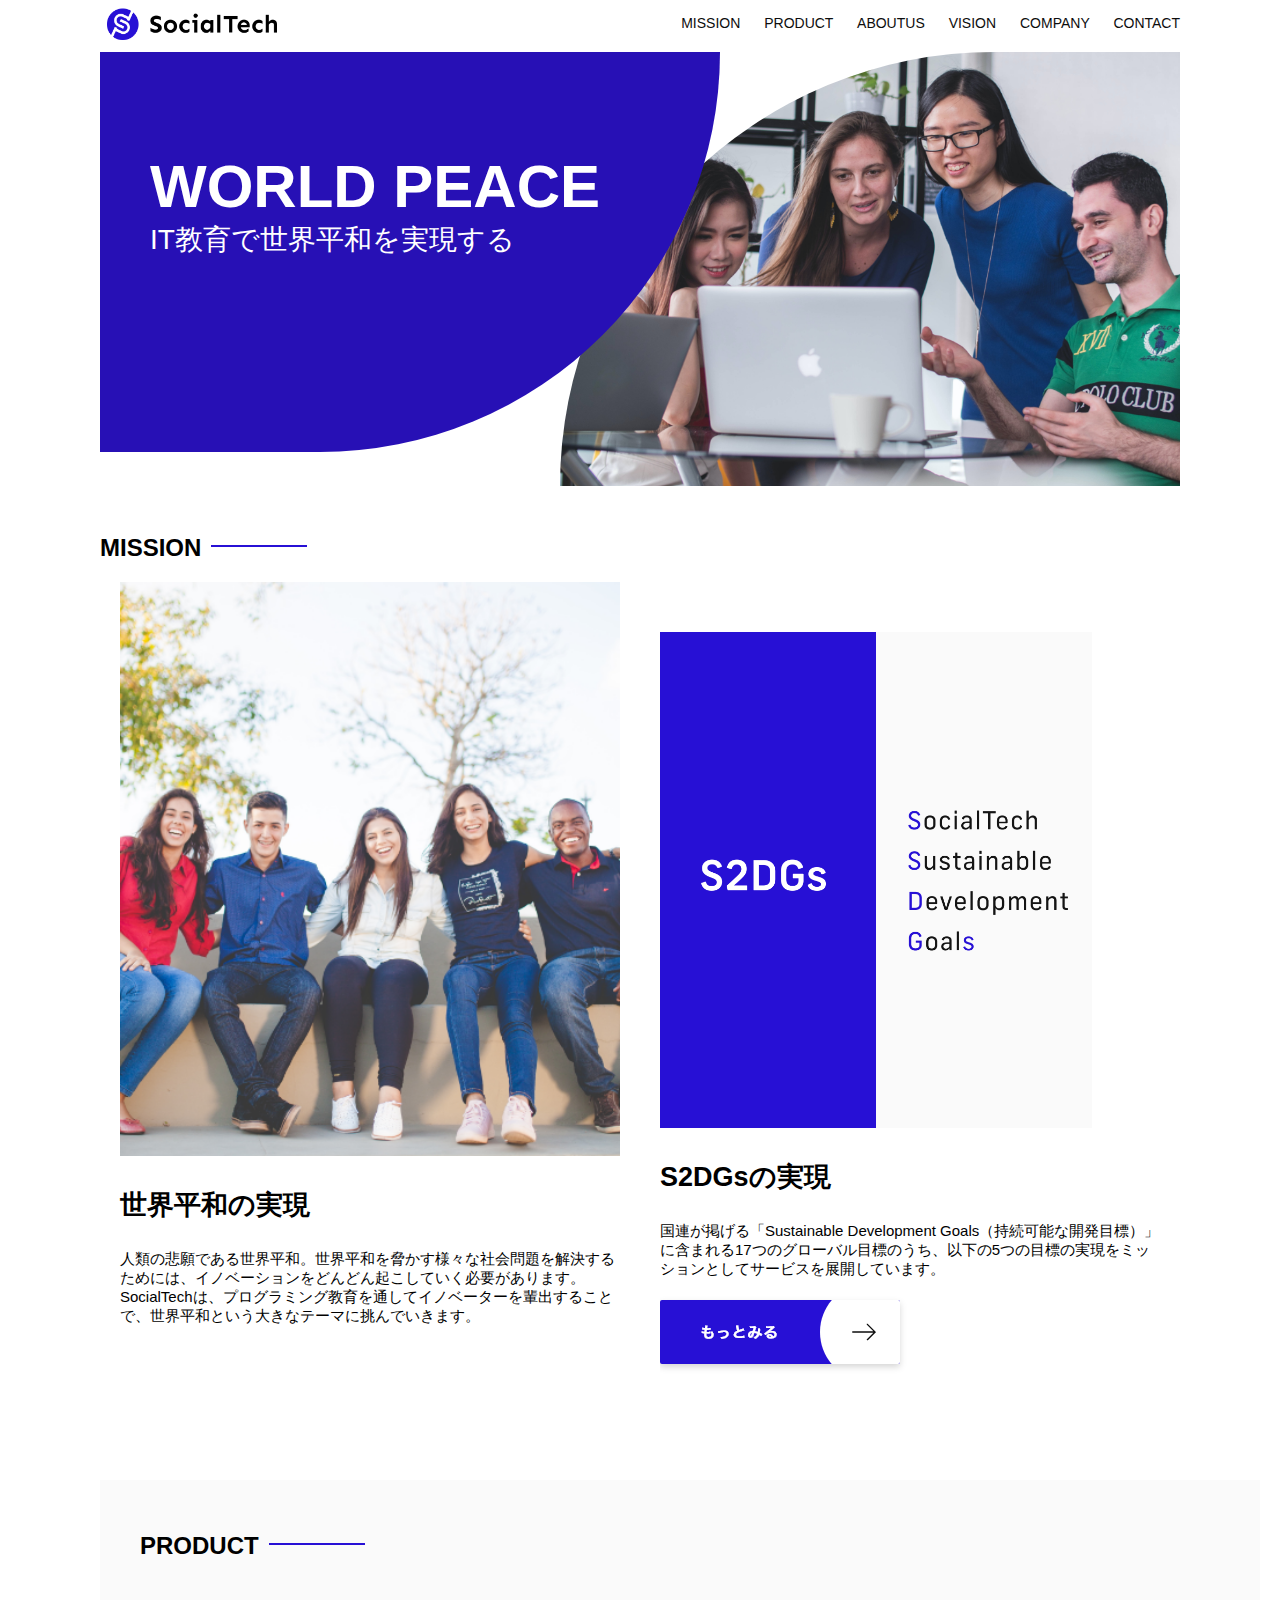
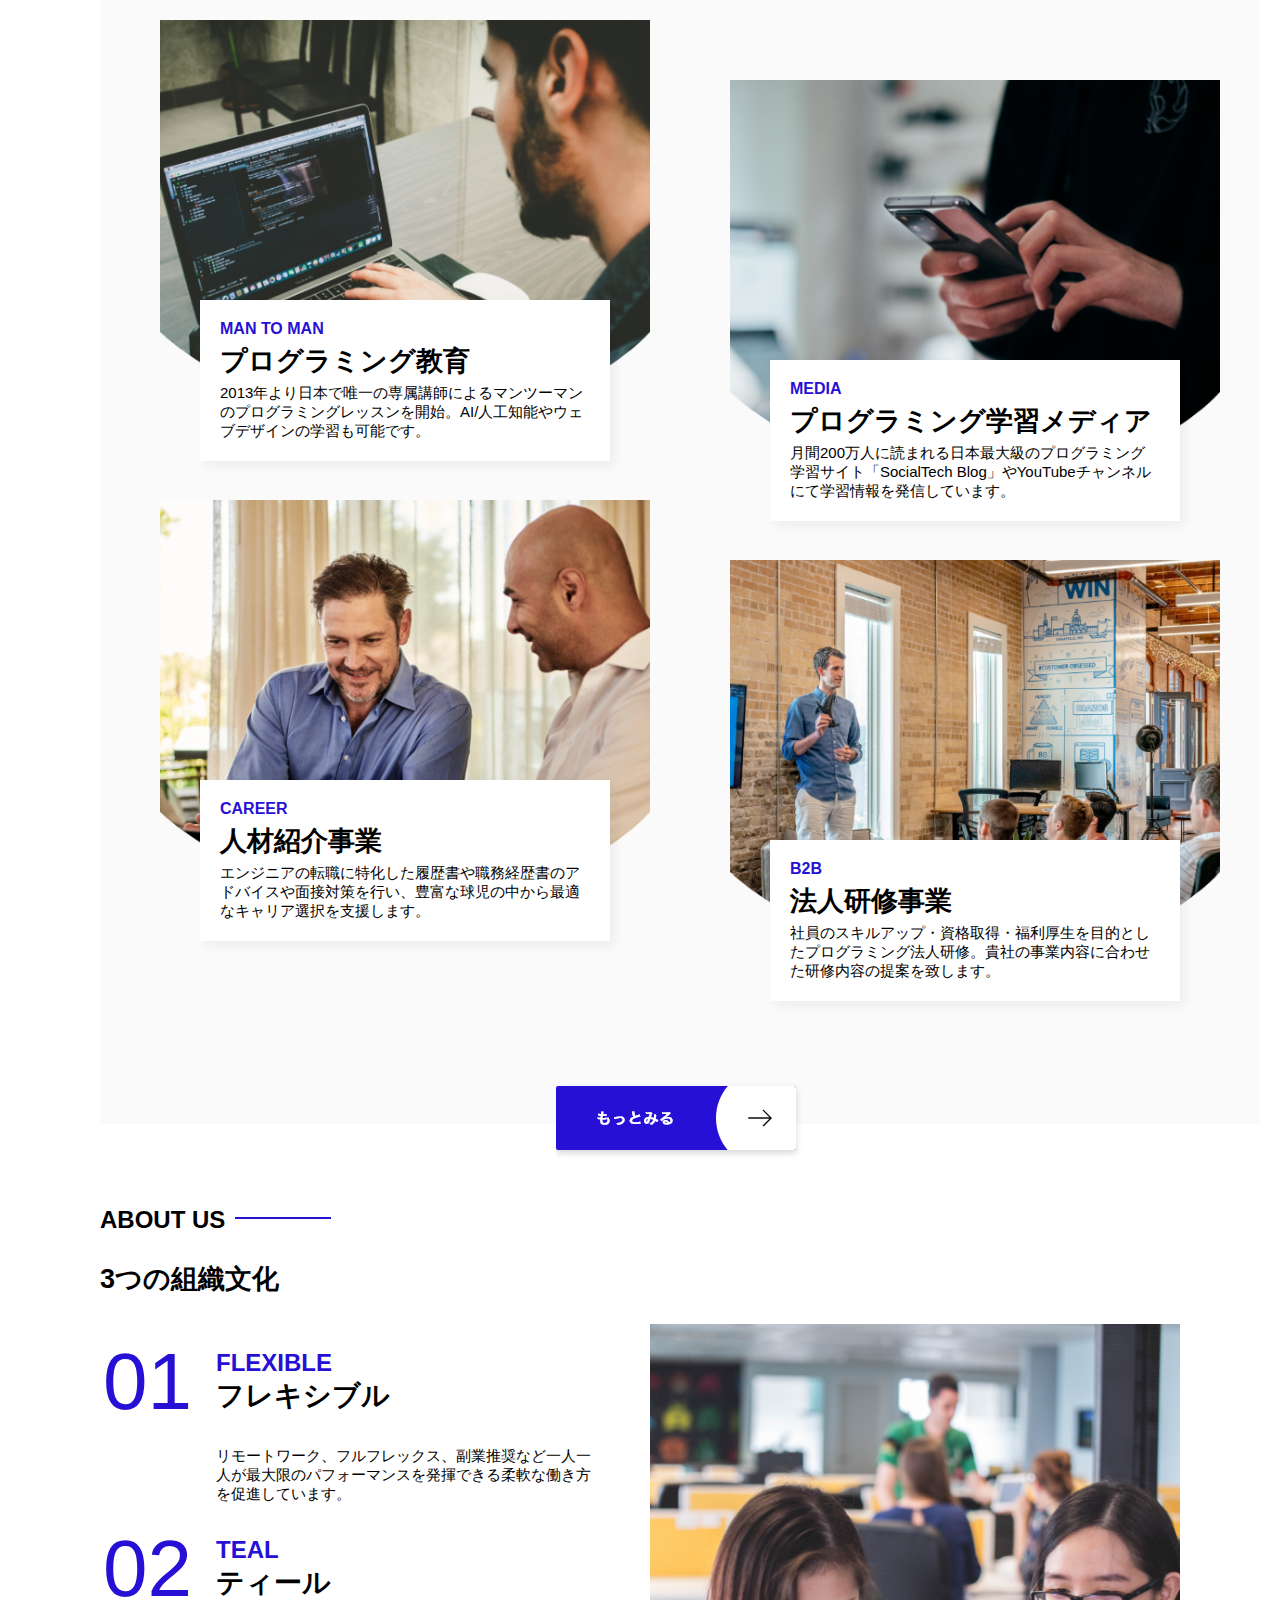
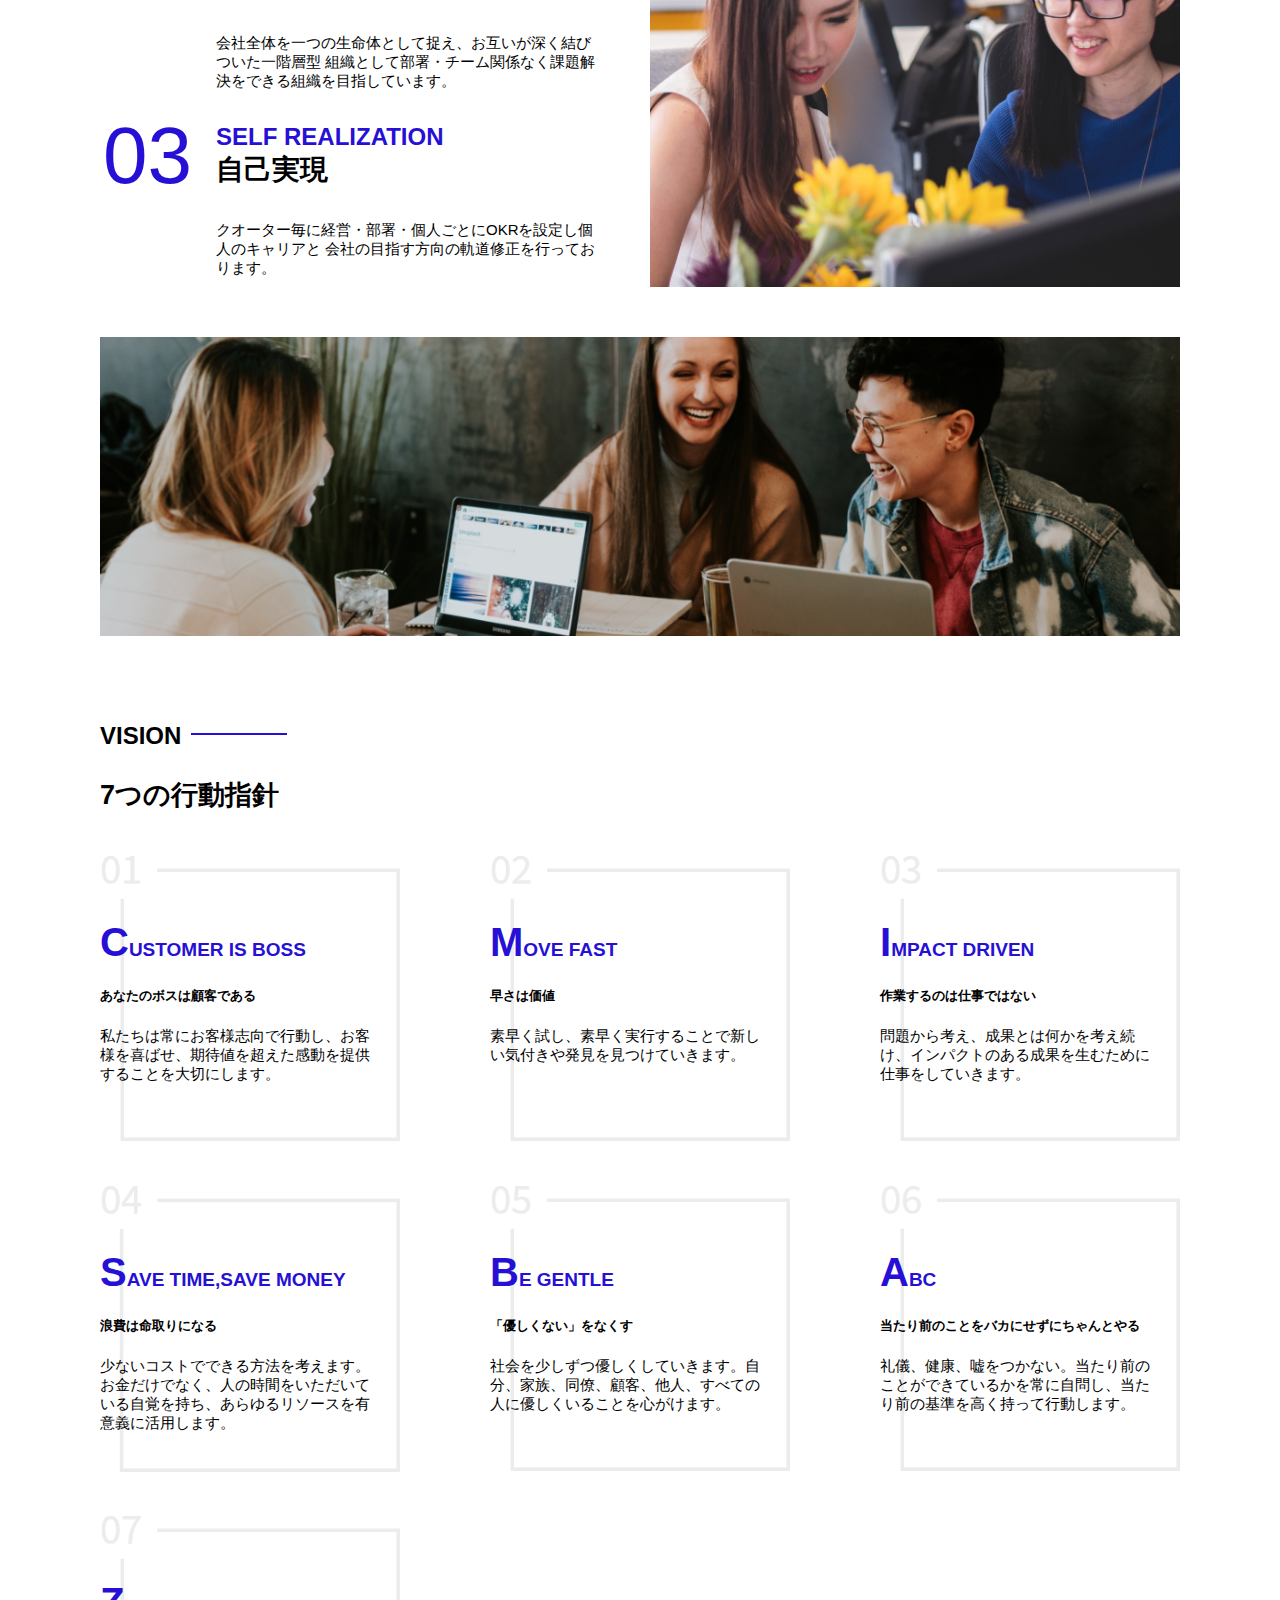
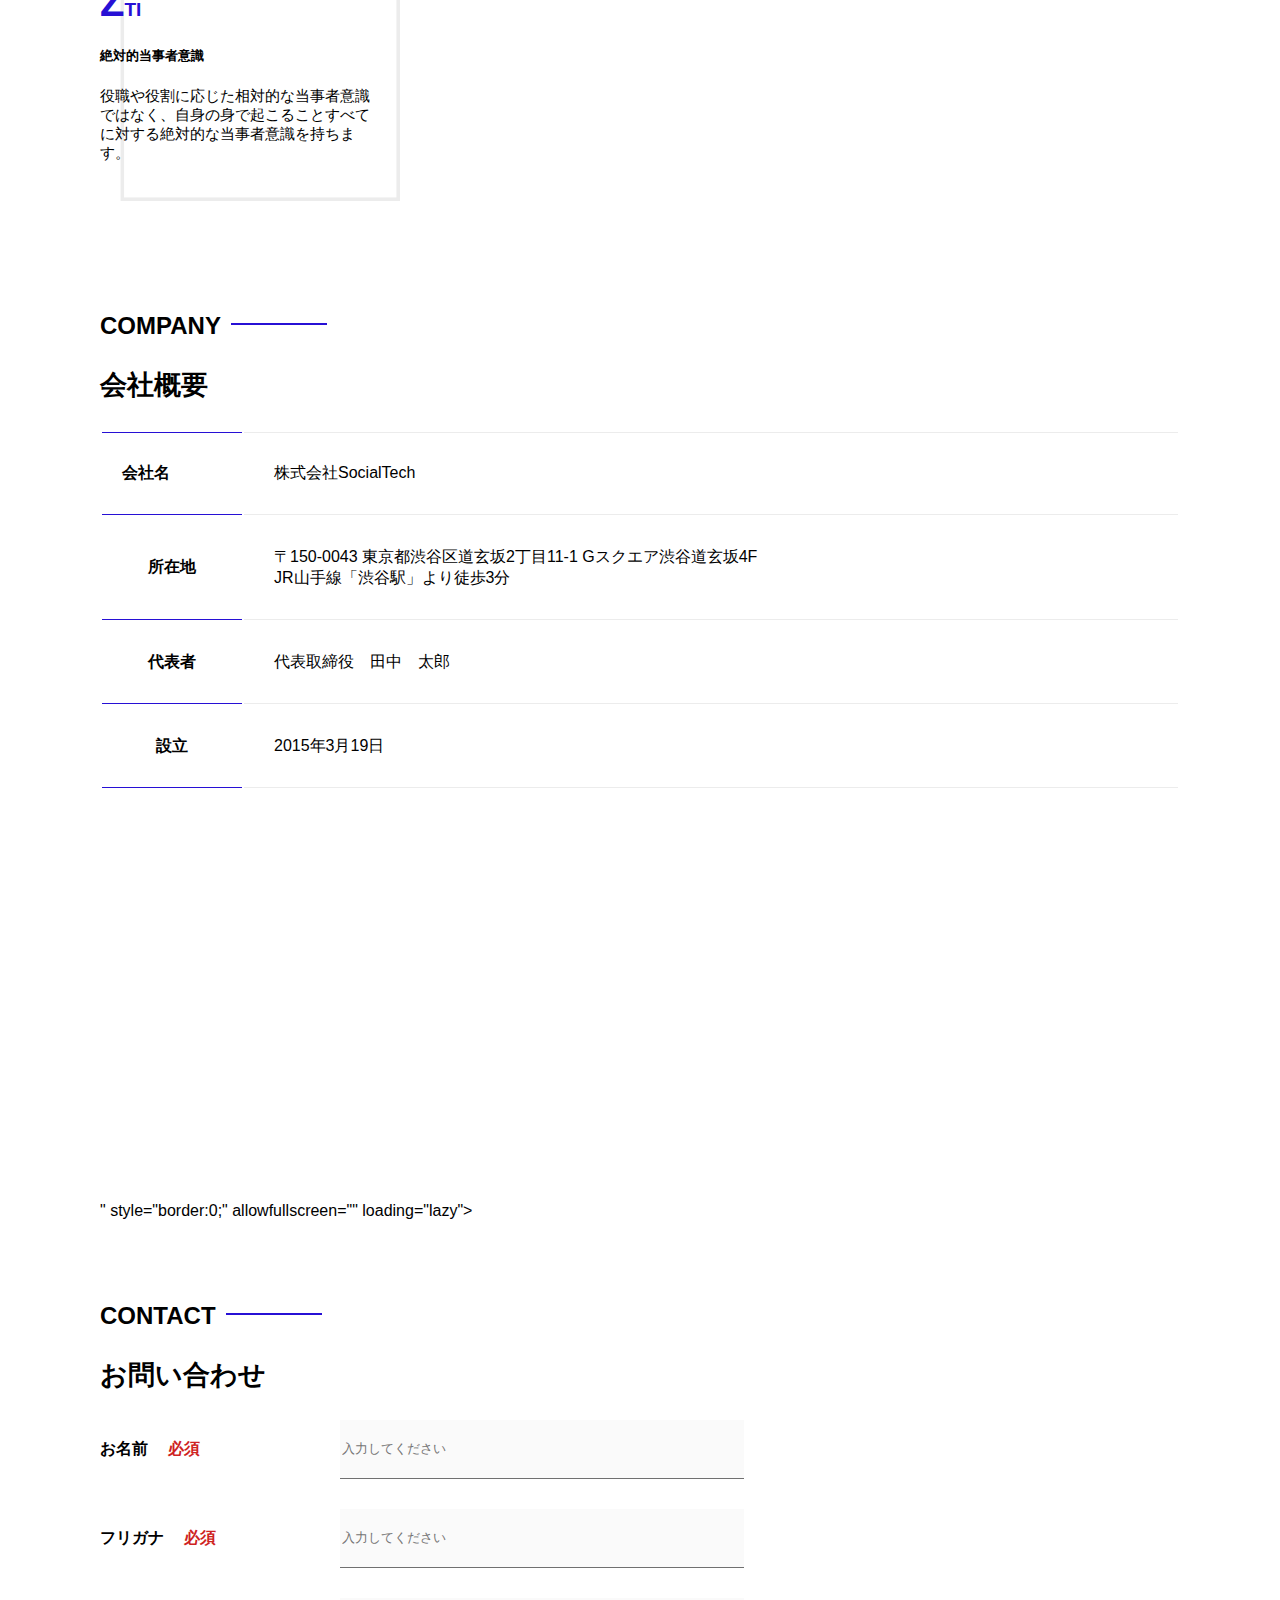
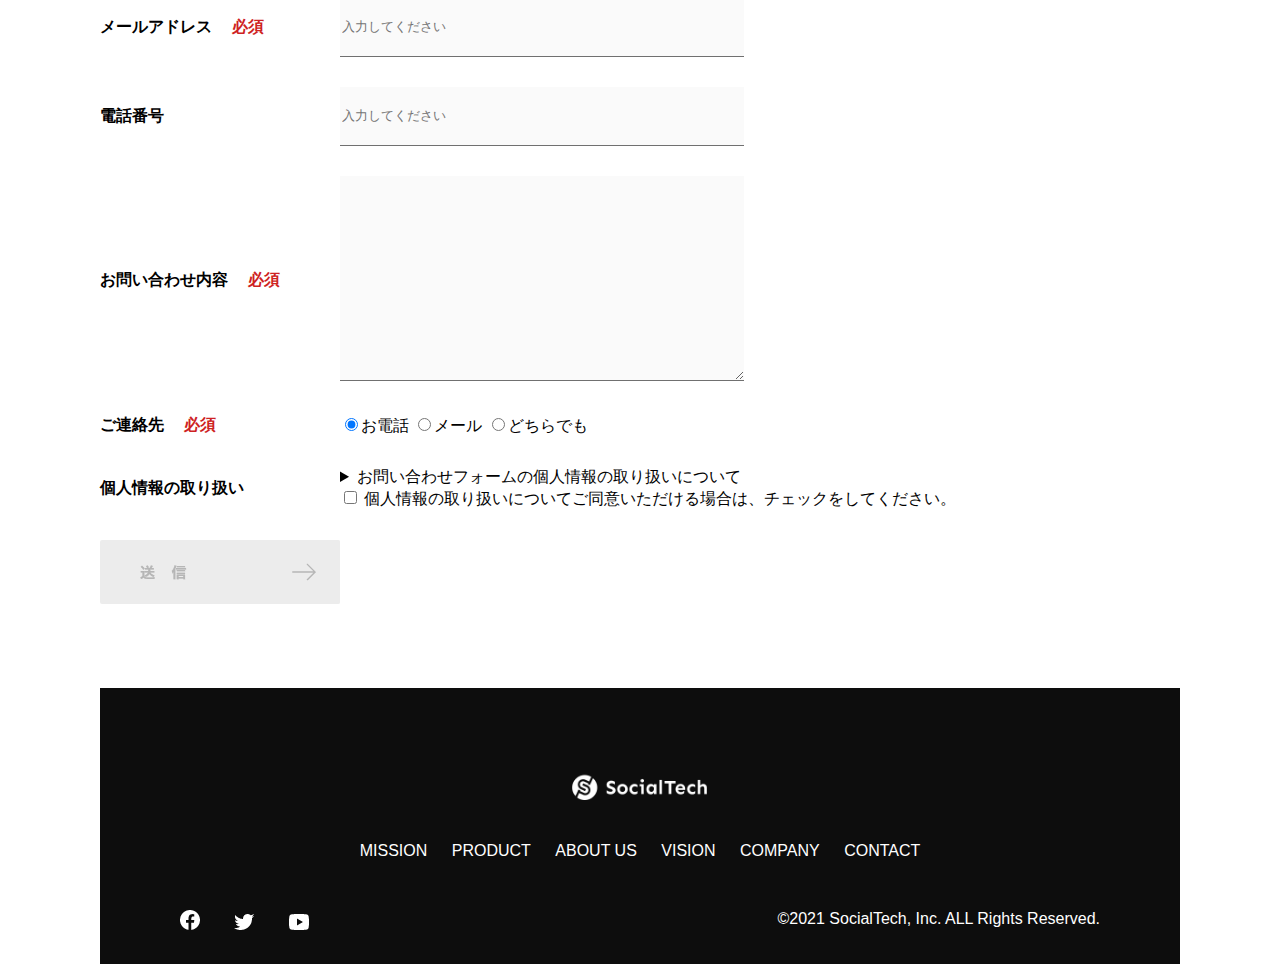
<file: index.html>
<!DOCTYPE html>
<html>
<head>
  <title>SocialTech</title>
  <meta charset="utf-8">
  <!-- utf-8は一般的に使われている文字コード -->
  <meta name="description" content="SocialTechはEdTech業界のリーディングカンパニーを目指します。">
  <!-- meta descriptionで設定した説明文は検索結果やSNSでシェアしたときに表示される文章 -->
  <meta name="viewport" content="width=device,initial-scale=1.0">
  <!-- 上記はwebページの画面をどのように表示させるか -->
  <meta name="twitter:card" content="Twitterカードの種類" />
  <meta name="twitter:site" content="Twitterのユーザー名" />
  <meta property="og:url" content="ページのURL" />
  <meta property="og:title" content="ページのタイトル" />
  <meta property="og:description" content="ページの説明文" />
  <meta property="og:image" content="画像のURL" />
  <link rel="stylesheet" href="style.css">
</head>
<body>
  <!-- ヘッダー -->
  <header>
    <!-- ロゴ -->
    <a href="index.html" id="logo"><img src="images/logo.png" alt="トップページに戻る"></a>
    
    <!-- PC用ナビゲーション -->
    <nav id="nav-pc">
      <a href="mission.html">MISSION</a>
      <a href="product.html"> PRODUCT</a>
      <a href="index.html#aboutus">ABOUTUS</a>
      <A href="index.html#vision">VISION</A>
      <a href="index.html#company">COMPANY</a>
      <a href="index.html#contact">CONTACT</a>
    </nav>
    <!-- スマホ用メニューボタン -->
    <img id="menu-sp" src="images/button-menu.png" alt="ナビゲーションを開く" onclick="document.getElementById('nav-sp').style.display='block'">

    <!-- スマホ用ナビゲーション -->
    <nav id="nav-sp">
      <img id="close" src="images/button-close.png" alt="ナビゲーションを閉じる" onclick="document.getElementById('nav-sp').style.display = 'none'">
      <a id="logo-sp" href="index.html" onclick="document.getElementById('nav-sp').style.display = 'none'"><img
      src="images/logo-sp.png" alt="トップページに戻る"></a>
      <a class="menu" href="mission.html" onclick="document.getElementById('nav-sp').style.display = 'none'">MISSION</a>
      <a class="menu" href="product.html" onclick="document.getElementById('nav-sp').style.display = 'none'">PRODUCT</a>
      <a class="menu" href="index.html#aboutus" onclick="document.getElementById('nav-sp').style.display = 'none'">ABOUT 
      US</a>
      <a class="menu" href="index.html#vision"
      onclick="document.getElementById('nav-sp').style.display = 'none'">VISION</a>
      <a class="menu" href="index.html#company"
      onclick="document.getElementById('nav-sp').style.display = 'none'">COMPANY</a>
      <div id="sns">
        <a href="https://www.facebook.com/sejuku2013"><img src="images/button-facebook.png" alt="Facebookのリンク"></a>
        <a href="https://twitter.com/samuraijuku"><img src="images/button-twitter.png" alt="Twitterのリンク"></a>
        <a href="https://www.youtube.com/channel/UCCFOQO5aDK0xXam4cUQXT8g"><img src="images/button-youtube.png" alt="YouTubeのリンク"></a>
      </div>
    </nav>
  </header>
  <main>
    <article>
      <!-- メインビジュアル -->
      <section id="main-visual">
        <div id="main-message">
          <h1>WORLD PEACE</h1>
           <p>IT教育で世界平和を実現する</p>
        </div>
        <img src="images/index/index-main.png" alt="PCの周りに集まる多国籍の仲間たち">
      </section>
      <!-- ミッション -->
      <section id="mission">
        <h2 class="index-h2">MISSION</h2>
        <div id="mission-flex">
          <div>
            <img id="mission-photo" src="images/index/index-mission.png" alt="野外ベンチで写真を撮影する多国籍の仲間たち">
            <h3>世界平和の実現</h3>
            <p>
              人類の悲願である世界平和。世界平和を脅かす様々な社会問題を解決するためには、イノベーションをどんどん起こしていく必要があります。SocialTechは、プログラミング教育を通してイノベーターを輩出することで、世界平和という大きなテーマに挑んでいきます。
            </p>
          </div>
          <div>
            <img id="s2dgs" src="images/index/s2dgs.png" alt="S2DGs">
            <h3>S2DGsの実現</h3>
            <p>国連が掲げる「Sustainable Development Goals（持続可能な開発目標）」に含まれる17つのグローバル目標のうち、以下の5つの目標の実現をミッションとしてサービスを展開しています。</p>
            <a href="mission.html">
              <img src="images/button-more.png" alt="もっとみる">
            </a>
          </div>
        </div>
      </section>
      <!-- プロダクト -->
      <section id="product">
        <h2 class="index-h2">PRODUCT</h2>
        <div>
          <div id="product-left">
            <div>
              <img class="product-photo" src="images/index/index-mantoman.png" alt="笑顔で話し合う二人の男性">
              <div class="product-explain">
                <span>MAN TO MAN</span>
                <h3>プログラミング教育</h3>
                <p>2013年より日本で唯一の専属講師によるマンツーマンのプログラミングレッスンを開始。AI/人工知能やウェブデザインの学習も可能です。</p>
              </div>
            </div>
            <div>
              <img class="product-photo" src="images/index/index-career.png" alt="笑顔で話し合う二人の男性">
              <div class="product-explain">
                <span>CAREER</span>
                <h3>人材紹介事業</h3>
                <p>エンジニアの転職に特化した履歴書や職務経歴書のアドバイスや面接対策を行い、豊富な球児の中から最適なキャリア選択を支援します。</p>
              </div>
            </div>
          </div>
          <div id="product-right">
            <div>
              <img class="product-photo" src="images/index/index-media.png" alt="スマートフォンを操作する人">
              <div class="product-explain">
                <span>MEDIA</span>
                <h3>プログラミング学習メディア</h3>
                <p>月間200万人に読まれる日本最大級のプログラミング学習サイト「SocialTech Blog」やYouTubeチャンネルにて学習情報を発信しています。</p>
              </div>
            </div>
            <div>
              <img class="product-photo" src="images/index/index-b2b.png" alt="公演中の男性とそれを聞く人々">
              <div class="product-explain">
                <span>B2B</span>
                <h3>法人研修事業</h3>
                <p>社員のスキルアップ・資格取得・福利厚生を目的としたプログラミング法人研修。貴社の事業内容に合わせた研修内容の提案を致します。</p>
              </div>
            </div>
          </div>
        </div>
        <div>
          <a id="product-more" href="product.html">
            <img src="images/button-more.png" alt="もっとみる">
          </a>
        </div>
      </section>
      <!-- ABOUT US -->
      <section id="aboutus">
        <h2 class="index-h2">ABOUT US</h2>
        <h3>3つの組織文化</h3>
        <div>
          <table class="culture-table">
            <tr>
              <td>
                <span class="culture-num">01</span>
              </td>
              <td>
                <span class="culture-en">FLEXIBLE</span>
                <span class="culture-jp">フレキシブル</span>
              </td>
            </tr>
            <tr>
              <td>
                <!-- 空のセル -->
              </td>
              <td>
                <p class="culture-description">
                  リモートワーク、フルフレックス、副業推奨など一人一人が最大限のパフォーマンスを発揮できる柔軟な働き方を促進しています。
                </p>
              </td>
            </tr>
            <tr>
              <td>
                <span class="culture-num">02</span>
              </td>
              <td>
                <span class="culture-en">TEAL</span>
                <span class="culture-jp">ティール</span>
              </td>
            </tr>
            <tr>
              <td>
                <!-- 空のセル -->
              </td>
              <td>
                <p class="culture-description">
                  会社全体を一つの生命体として捉え、お互いが深く結びついた一階層型
                  組織として部署・チーム関係なく課題解決をできる組織を目指しています。
                </p>
              </td>
            </tr>
            <tr>
              <td>
                <span class="culture-num">03</span>
              </td>
              <td>
                <span class="culture-en">SELF REALIZATION</span>
                <span class="culture-jp">自己実現</span>
              </td>
            </tr>
            <tr>
              <td>
                <!-- 空のセル -->
              </td>
              <td>
                <p class="culture-description">
                  クオーター毎に経営・部署・個人ごとにOKRを設定し個人のキャリアと
                  会社の目指す方向の軌道修正を行っております。
                </p>
              </td>
            </tr>
          </table>
          <img class="culture-img" src="images/index/index-aboutus1.png" alt="笑顔で話し合う2人の女性">
        </div>
          <img class="culture-img2" src="images/index/index-aboutus2.png" alt="笑顔で話し合う3人の男女">
        <div>

        </div>
      </section>
      <!-- VISION -->
      <section id="vision">
        <h2 class="index-h2">VISION</h2>
        <h3>7つの行動指針</h3>
        <div>
          <div class="vision-box">
            <img src="images/index/vision-01.png" alt="01">
            <span>
              <h4>CUSTOMER IS BOSS</h4>
              <h5>あなたのボスは顧客である</h5>
              <p>私たちは常にお客様志向で行動し、お客様を喜ばせ、期待値を超えた感動を提供することを大切にします。</p>
            </span>
          </div>
          <div class="vision-box">
            <img src="images/index/vision-02.png" alt="02">
            <span>
              <h4>MOVE FAST</h4>
              <h5>早さは価値</h5>
              <p>素早く試し、素早く実行することで新しい気付きや発見を見つけていきます。</p>
            </span>
          </div>
          <div class="vision-box">
            <img src="images/index/vision-03.png" alt="03">
            <span>
              <h4>IMPACT DRIVEN</h4>
              <h5>作業するのは仕事ではない</h5>
              <p>問題から考え、成果とは何かを考え続け、インパクトのある成果を生むために仕事をしていきます。</p>
            </span>
          </div>
          <div class="vision-box">
            <img src="images/index/vision-04.png" alt="04">
            <span>
              <h4>SAVE TIME,SAVE MONEY</h4>
              <h5>浪費は命取りになる</h5>
              <p>少ないコストでできる方法を考えます。お金だけでなく、人の時間をいただいている自覚を持ち、あらゆるリソースを有意義に活用します。</p>
            </span>
          </div>
          <div class="vision-box">
            <img src="images/index/vision-05.png" alt="05">
              <span>
                <h4>BE GENTLE</h4>
                <h5>「優しくない」をなくす</h5>
                <p>社会を少しずつ優しくしていきます。自分、家族、同僚、顧客、他人、すべての人に優しくいることを心がけます。</p>
              </span>
            </div>
            <div class="vision-box">
              <img src="images/index/vision-06.png" alt="06">
              <span>
                <h4>ABC</h4>
                <h5>当たり前のことをバカにせずにちゃんとやる</h5>
                <p>礼儀、健康、嘘をつかない。当たり前のことができているかを常に自問し、当たり前の基準を高く持って行動します。</p>
              </span>
            </div>
            <div class="vision-box">
              <img src="images/index/vision-07.png" alt="07">
              <span>
                <h4>ZTI</h4>
                <h5>絶対的当事者意識</h5>
                <p>役職や役割に応じた相対的な当事者意識ではなく、自身の身で起こることすべてに対する絶対的な当事者意識を持ちます。</p>
              </span>
            </div>
          </div>
        </div>
      </section>
      <section id="company">
        <h2 class="index-h2">COMPANY</h2>
        <h3>会社概要</h3>
          <table id="company-table">
            <tr>
              <th class="tableheader-first">会社名</th>
              <td class="cell-first">株式会社SocialTech</td>
            </tr>
            <tr>
              <th class="tableheader">所在地</th>
              <td class="cell">〒150-0043 東京都渋谷区道玄坂2丁目11-1 Gスクエア渋谷道玄坂4F<br>JR山手線「渋谷駅」より徒歩3分</td>
            </tr>
            <tr>
              <th class="tableheader">代表者</th>
              <td class="cell">代表取締役　田中　太郎</td>
            </tr>
            <tr>
              <th class="tableheader">設立</th>
              <td class="cell">2015年3月19日</td>
            </tr>
          </table>
          <iframe
          src="https://www.google.com/maps/embed?pb=!1m18!1m12!1m3!1d3241.7761306151356!2d139.6961907!3d35.6578869!2m3!1f0!2f0!3f0!3m2!1i1024!2i768!4f13.1!3m3!1m2!1s0x60188caa0042e8d1%3A0xba130bea826a7aa2!2z44CSMTUwLTAwNDMg5p2x5Lqs6YO95riL6LC35Yy66YGT546E5Z2C77yS5LiB55uu77yR77yR4oiS77yR!5e0!3m2!1sja!2sjp!4v1663847118283!5m2!1sja!2sjp" width="600" height="450" style="border:0;" allowfullscreen="" loading="lazy" referrerpolicy="no-referrer-when-downgrade"></iframe>" 
          style="border:0;" allowfullscreen="" loading="lazy">
          </iframe>
      </section>
      <!-- お問い合わせフォーム -->
      <section id="contact">
        <h2 class="index-h2">CONTACT</h2>
        <h3>お問い合わせ</h3>
        <!-- STATIC FORMSのフォームタグ -->
          <form action="https://api.staticforms.xyz/submit" method="post">
            <input type="text" name="honeypot" style="display:none">
            <!-- STATIC FORMSのアクセスキー -->
            <input type="hidden" name="accessKey" value="xxxxxxxx-xxxx-xxxx-xxxx-xxxxxxxxxxxx">
            <!-- メールのタイトル -->
            <input type="hidden" name="subject" value="お問い合わせフォーム" />
            <!-- 送信先のメールアドレスをvalueに設定する -->
            <input type="hidden" name="replayTo" value="〇〇〇@△△△.com">
            <!-- redirectToのURLは公開後のURLへリンクする -->
            <input type="hidden" name="redirectTo" value="">
          <div>
            <div class="contact-heading">
              <label class="contact-label">お名前<span class="contact-span">必須</span></label>
            </div>
            <div class="contact=form">
              <input type="text" name="name" placeholder="入力してください" class="contact-textbox">
          </div>
        </div>
        <div>
          <div class="contact-heading">
            <label class="contact-label">フリガナ<span class="contact-span">必須</span></label>
          </div>
          <div> 
            <input type="text" name="hurigana" placeholder="入力してください" class="contact-textbox">
          </div>
        </div>
        <div>
          <div class="contact-heading">
            <label class="contact-label">メールアドレス<span class="contact-span">必須</span></label>
          </div>
          <div>
            <input type="text" name="email" placeholder="入力してください" class="contact-textbox">
          </div>
        </div>
        <div>
          <div class="contact-heading">
            <label class="contact-label">電話番号</label>
          </div>
          <div>
            <input type="text" name="tel" placeholder="入力してください" class="contact-textbox">
          </div>
        </div>
        <div>
          <div class="contact-heading">
            <label class="contact-label">お問い合わせ内容<span class="contact-span">必須</span></label>
          </div>
          <div>
            <div>
              <textarea class="contact-textarea" placeholer="入力してください" name="message"></textarea>
            </div>
          </div>
        </div>
        <div>
          <div class="contact-heading">
            <label class="contact-label">ご連絡先<span class="contact-span">必須</span></label>
          </div>
          <div>
            <input class="radiobutton" type="radio" value="tel" name="contact" checked><label>お電話</label>
            <input class="radiobutton" type="radio" value="mail" name="contact"><label>メール</label>
            <input class="radiobutton" type="radio" value="both" name="contact"><label>どちらでも</label>
          </div>
        </div>
        <div>
          <div class="contact-heading">
            <label class="contact-label">個人情報の取り扱い</label>
          </div>
          <div>
          <details>
           <summary>お問い合わせフォームの個人情報の取り扱いについて</summary>
           <div>
            <span>1. 組織の名称または氏名</span><br>
              株式会社SocialTech<br><br>
             <span>2. 個人情報保護管理者（若しくはその代理人）の氏名又は職名、所属及び連絡先
               鈴木 一郎 コーポレート部</span><br>
             メールアドレス：support@socialtech.net<br>
            TEL：03-xxxx-xxxx<br>
              <span>３．個人情報の利用目的</span><br>
              ・本サービス及び本サービスに関連する情報の提供又はそれらに関する連絡のため<br>
             ・ユーザーの本人確認のため<br>
              ・当社サービスのご案内のため<br>
              ・当社の商品等の広告または宣伝（電子メールによるものを含むものとします。）<br><br>
              <span>４．個人情報の取り扱い業務の委託</span><br>
              個人情報の取扱業務の全部または一部を外部に業務委託する場合があります。<br>
             その際、弊社は、個人情報を適切に保護できる管理体制を敷き実行していることを条件として<br>
             委託先を厳選したうえで、機密保持契約を委託先と締結し、お客様の個人情報を厳密に管理させます。<br><br>
             <span>５．個人情報の開示等の請求</span><br>
             お客様は、弊社に対してご自身の個人情報の開示等（利用目的の通知、開示、内容の訂正・追加・削除、利用の停止または消去、第三者への提供の停止）に関して、当社問合わせ窓口に申し出ることができます。<br>
             その際、弊社はお客様ご本人を確認させていただいたうえで、合理的な期間内に対応いたします。<br><br>
              なお、個人情報に関する弊社問合わせ先は、次の通りです。<br><br>
              株式会社SocialTech　個人情報問合せ窓口<br>
              〒150-0043　東京都渋谷区道玄坂2丁目11-1 Ｇスクエア渋谷道玄坂 4F<br>
              メールアドレス：support@socialtech.net　TEL：03-xxxx-xxxx<br><br>
             <span>６．個人情報を提供されることの任意性について</span><br><br>
              お客様がご自身の個人情報を弊社に提供されるか否かは、お客様のご判断によりますが、もしご提供されない場合には、適切なサービスが提供できない場合がありますので予めご了承ください。</span>
            </div>
          </details>
          <input type="checkbox" name="agree">
          <span>個人情報の取り扱いについてご同意いただける場合は、チェックをしてください。</span>
        </div>
      </div>
      <input type="image" value="Submit" src="images/button-submit.png" alt="送信する">
        </form>
      </section>
    </article>
    <footer>
        <div id="footer-logo">
          <img src="images/logo-sp.png" alt="SocialTech">
      </div>
      <div id="footer-link">
        <a href="missin.html">MISSION</a>
        <a href="product.html">PRODUCT</a>
        <a href="index.html#aboutus">ABOUT US</a>
        <a href="index.html#vision">VISION</a>
        <a href="index.html#company">COMPANY</a>
        <a href="index.html#contact">CONTACT</a>
      </div>
      <div id="sns-footer">
        <a href="https://www.facebook.com/sejuku2013"><img src="images/button-facebook.png" alt="Facebookのリンク"></a>
        <a href="https://twitter.com/samuraijuku"><img src="images/button-twitter.png" alt="Twitterのリンク"></a>
        <a href="https://www.youtube.com/channel/UCCFOQO5aDK0xXam4cUQXT8g"><img src="images/button-youtube.png" alt="YouTubeのリンク"></a>
          <pan id="copyright">&copy;2021 SocialTech, Inc. ALL Rights Reserved.</pan>
      </div>
    </footer>
    </div>
  </main>
</body>

</html>
</file>
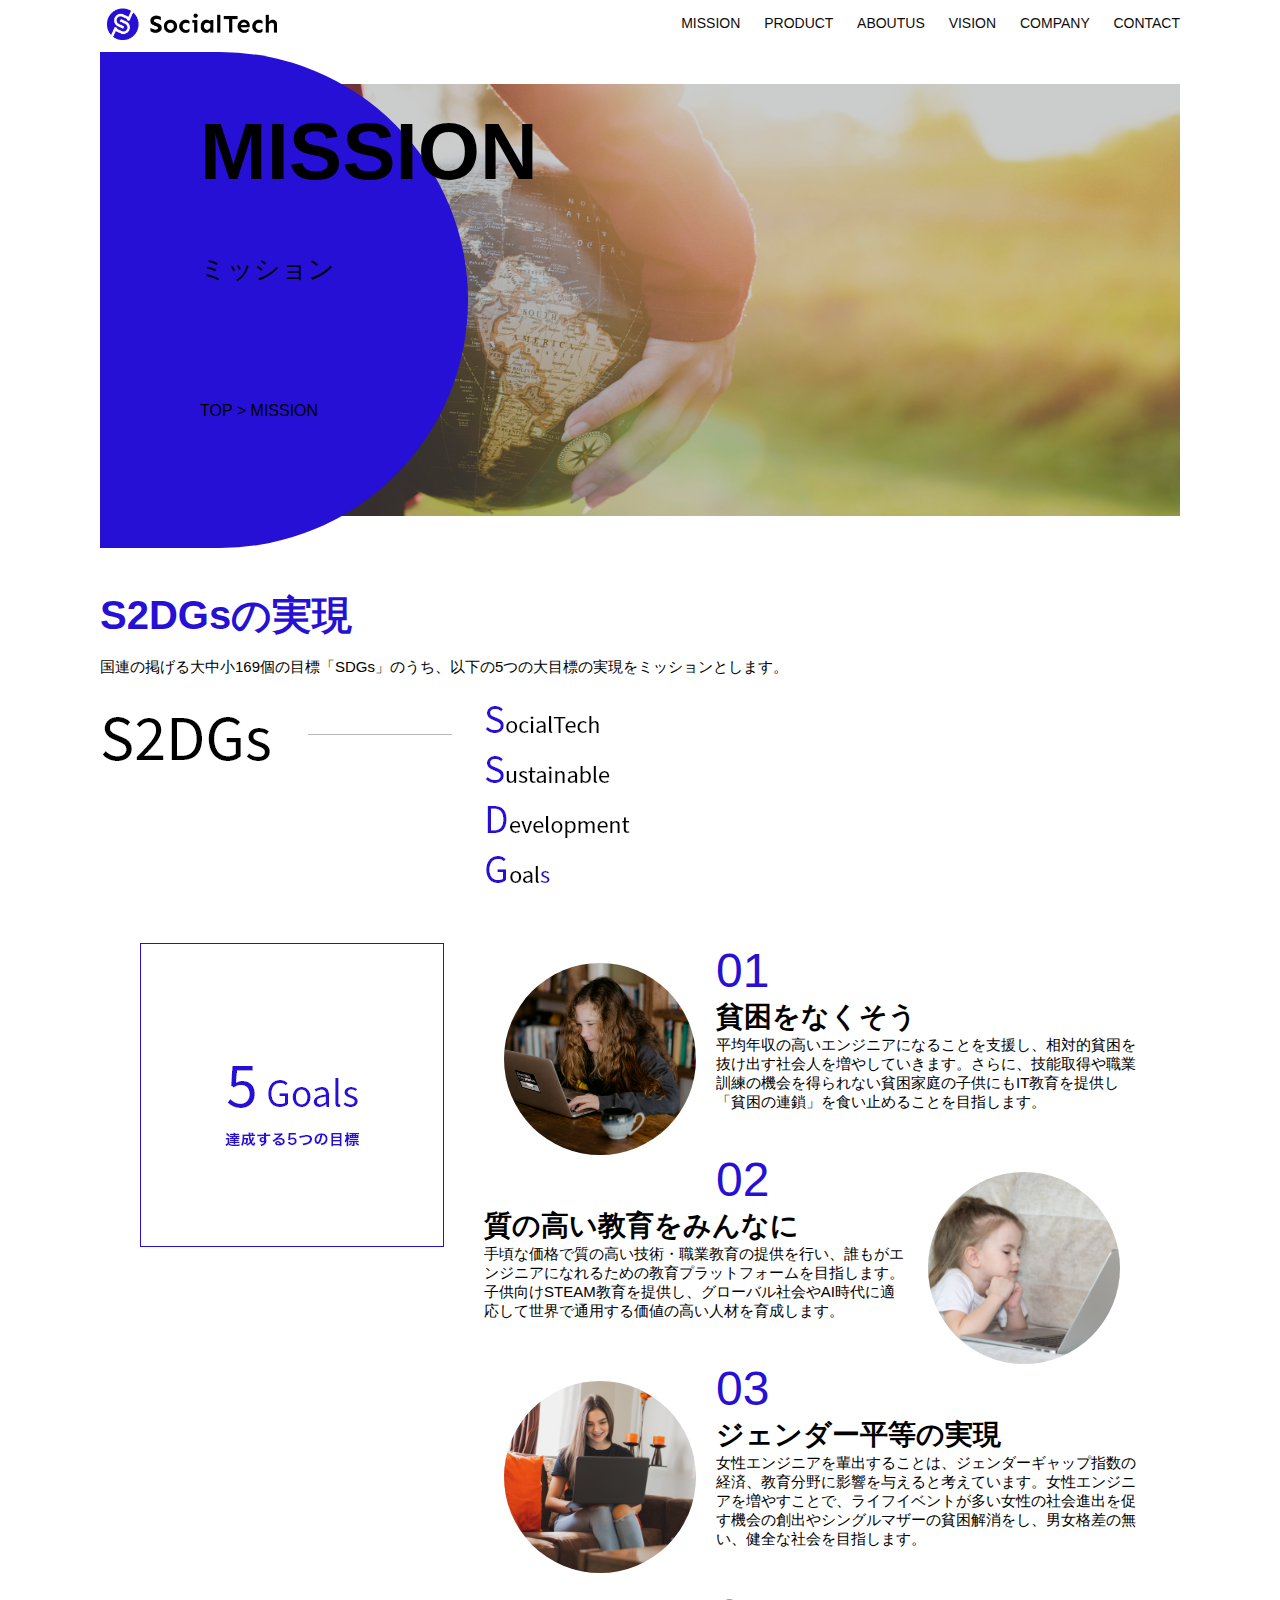
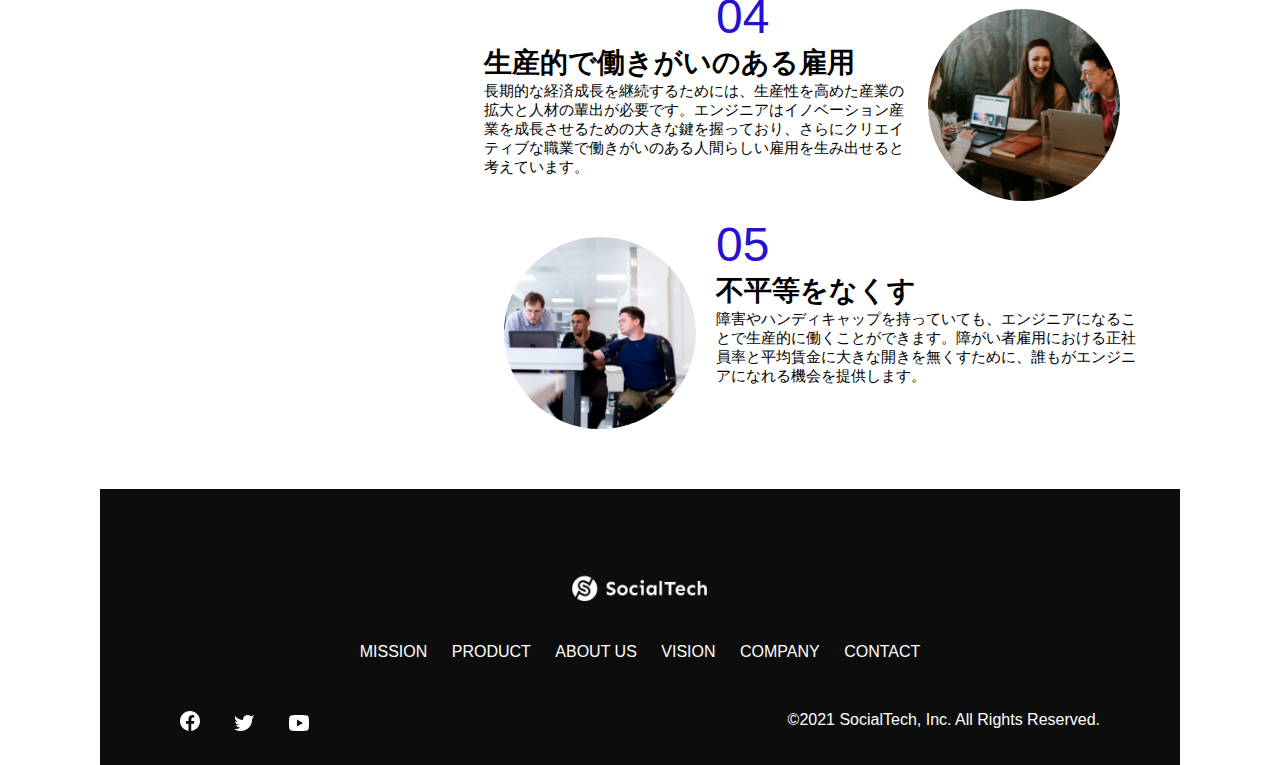
<file: mission.html>
<!DOCTYPE html>
<html>
<head>
  <title>SocialTech - MISSION ミッション</title>
  <meta charset="utf-8">
  <!-- utf-8は一般的に使われている文字コード -->
  <meta name="description" content="SocialTechが目指す5つの目標（S2DGs）を紹介します">
  <!-- meta descriptionで設定した説明文は検索結果やSNSでシェアしたときに表示される文章 -->
  <meta name="viewport" content="width=device,initial-scale=1.0">
  <!-- 上記はwebページの画面をどのように表示させるか -->
  <link rel="stylesheet" href="style.css">
</head>
<body>
  <!-- ヘッダー -->
  <header>
    <!-- ロゴ -->
    <a href="index.html" id="logo"><img src="images/logo.png" alt="トップページに戻る"></a>
    
    <!-- PC用ナビゲーション -->
    <nav id="nav-pc">
      <a href="mission.html">MISSION</a>
      <a href="product.html"> PRODUCT</a>
      <a href="index.html#aboutus">ABOUTUS</a>
      <A href="index.html#vision">VISION</A>
      <a href="index.html#company">COMPANY</a>
      <a href="index.html#contact">CONTACT</a>
    </nav>
    <!-- スマホ用メニューボタン -->
    <img id="menu-sp" src="images/button-menu.png" alt="ナビゲーションを開く" onclick="document.getElementById('nav-sp').style.display='block'">

    <!-- スマホ用ナビゲーション -->
    <nav id="nav-sp">
      <img id="close" src="images/button-close.png" alt="ナビゲーションを閉じる" onclick="document.getElementById('nav-sp').style.display = 'none'">
      <a id="logo-sp" href="index.html" onclick="document.getElementById('nav-sp').style.display = 'none'"><img
      src="images/logo-sp.png" alt="トップページに戻る"></a>
      <a class="menu" href="mission.html" onclick="document.getElementById('nav-sp').style.display = 'none'">MISSION</a>
      <a class="menu" href="product.html" onclick="document.getElementById('nav-sp').style.display = 'none'">PRODUCT</a>
      <a class="menu" href="index.html#aboutus" onclick="document.getElementById('nav-sp').style.display = 'none'">ABOUT 
      US</a>
      <a class="menu" href="index.html#vision"
      onclick="document.getElementById('nav-sp').style.display = 'none'">VISION</a>
      <a class="menu" href="index.html#company"
      onclick="document.getElementById('nav-sp').style.display = 'none'">COMPANY</a>
      <div id="sns">
        <a href="https://www.facebook.com/sejuku2013"><img src="images/button-facebook.png" alt="Facebookのリンク"></a>
        <a href="https://twitter.com/samuraijuku"><img src="images/button-twitter.png" alt="Twitterのリンク"></a>
        <a href="https://www.youtube.com/channel/UCCFOQO5aDK0xXam4cUQXT8g"><img src="images/button-youtube.png" alt="YouTubeのリンク"></a>
      </div>
    </nav>
  </header>
  <main>
    <article>
      <section id="mission-main">
        <div id="mission-title">
          <h1>MISSION</h1>
          <span>ミッション</span>
          <div>TOP > MISSION</div>
        </div>
      </section>
      <section id="mission-s2dge">
        <h2 class="mission-h2">S2DGsの実現</h2>
        <p>国連の掲げる大中小169個の目標「SDGs」のうち、以下の5つの大目標の実現をミッションとします。</p>
        <img src="images/mission/mission-s2dgs.png" alt="S2DGs">
      </section>
      <section id="mission-5goals">
        <div>
          <img id="s2dgs-image" src="images/mission/mission-5goals.png" alt="5Goals">
        </div>
          <div>
            <div>
              <img class="fivegoals-image-left" src="images/mission/mission-5goals01.png" alt="PCを操作する女の子">
              <span class="fivegoals-number">01</span>
              <h3 class="fivegoals-h3">貧困をなくそう</h3>
              <p class="fivegoals-p">
                平均年収の高いエンジニアになることを支援し、相対的貧困を抜け出す社会人を増やしていきます。さらに、技能取得や職業訓練の機会を得られない貧困家庭の子供にもIT教育を提供し「貧困の連鎖」を食い止めることを目指します。
              </p>
            </div>

            <div>
              <img class="fivegoals-image-right" src="images/mission/mission-5goals02.png" alt="PCを見つめる小さい女の子">
              <span class="fivegoals-number">02</span>
              <h3 class="fivegoals-h3">質の高い教育をみんなに</h3>
              <p class="fivegoals-p">
                手頃な価格で質の高い技術・職業教育の提供を行い、誰もがエンジニアになれるための教育プラットフォームを目指します。子供向けSTEAM教育を提供し、グローバル社会やAI時代に適応して世界で通用する価値の高い人材を育成します。
              </p>
            </div>

            <div>
              <img class="fivegoals-image-left" src="images/mission/mission-5goals03.png" alt="PCを操作する女性">
              <span class="fivegoals-number">03</span>
              <h3 class="fivegoals-h3">ジェンダー平等の実現</h3>
              <p class="fivegoals-p">
                女性エンジニアを輩出することは、ジェンダーギャップ指数の経済、教育分野に影響を与えると考えています。女性エンジニアを増やすことで、ライフイベントが多い女性の社会進出を促す機会の創出やシングルマザーの貧困解消をし、男女格差の無い、健全な社会を目指します。
              </p>
            </div>
    
            <div>
              <img class="fivegoals-image-right" src="images/mission/mission-5goals04.png" alt="笑顔で話し合う3人の男女">
              <span class="fivegoals-number">04</span>
              <h3 class="fivegoals-h3">生産的で働きがいのある雇用</h3>
              <p class="fivegoals-p">
                長期的な経済成長を継続するためには、生産性を高めた産業の拡大と人材の輩出が必要です。エンジニアはイノベーション産業を成長させるための大きな鍵を握っており、さらにクリエイティブな職業で働きがいのある人間らしい雇用を生み出せると考えています。
              </p>
            </div>
    
            <div>
              <img class="fivegoals-image-left" src="images/mission/mission-5goals05.png" alt="障害を持つ男性が生き生きと働く様子">
              <span class="fivegoals-number">05</span>
              <h3 class="fivegoals-h3">不平等をなくす</h3>
              <p class="fivegoals-p">
                障害やハンディキャップを持っていても、エンジニアになることで生産的に働くことができます。障がい者雇用における正社員率と平均賃金に大きな開きを無くすために、誰もがエンジニアになれる機会を提供します。
              </p>
            </div>
          </div>
      </section>
    </article>
    <footer>
      <div id="footer-logo">
        <img src="images/logo-sp.png" alt="SocialTech">
      </div>
      <div id="footer-link">
        <a href="mission.html">MISSION</a>
        <a href="product.html">PRODUCT</a>
          <a href="index.html#aboutus">ABOUT US</a>
          <a href="index.html#vision">VISION</a>
          <a href="index.html#company">COMPANY</a>
          <a href="index.html#contact">CONTACT</a>
        </div>
        <div id="sns-footer">
          <a href="https://www.facebook.com/sejuku2013"><img src="images/button-facebook.png" alt="Facebookのリンク"></a>
          <a href="https://twitter.com/samuraijuku"><img src="images/button-twitter.png" alt="Twitterのリンク"></a>
          <a href="https://www.youtube.com/channel/UCCFOQO5aDK0xXam4cUQXT8g"><img src="images/button-youtube.png" alt="YouTubeのリンク"></a>
          <span id="copyright">&copy;2021 SocialTech, Inc. All Rights Reserved. </span>
      </div>
    </footer>
  </main>
</body>
</html>
</file>
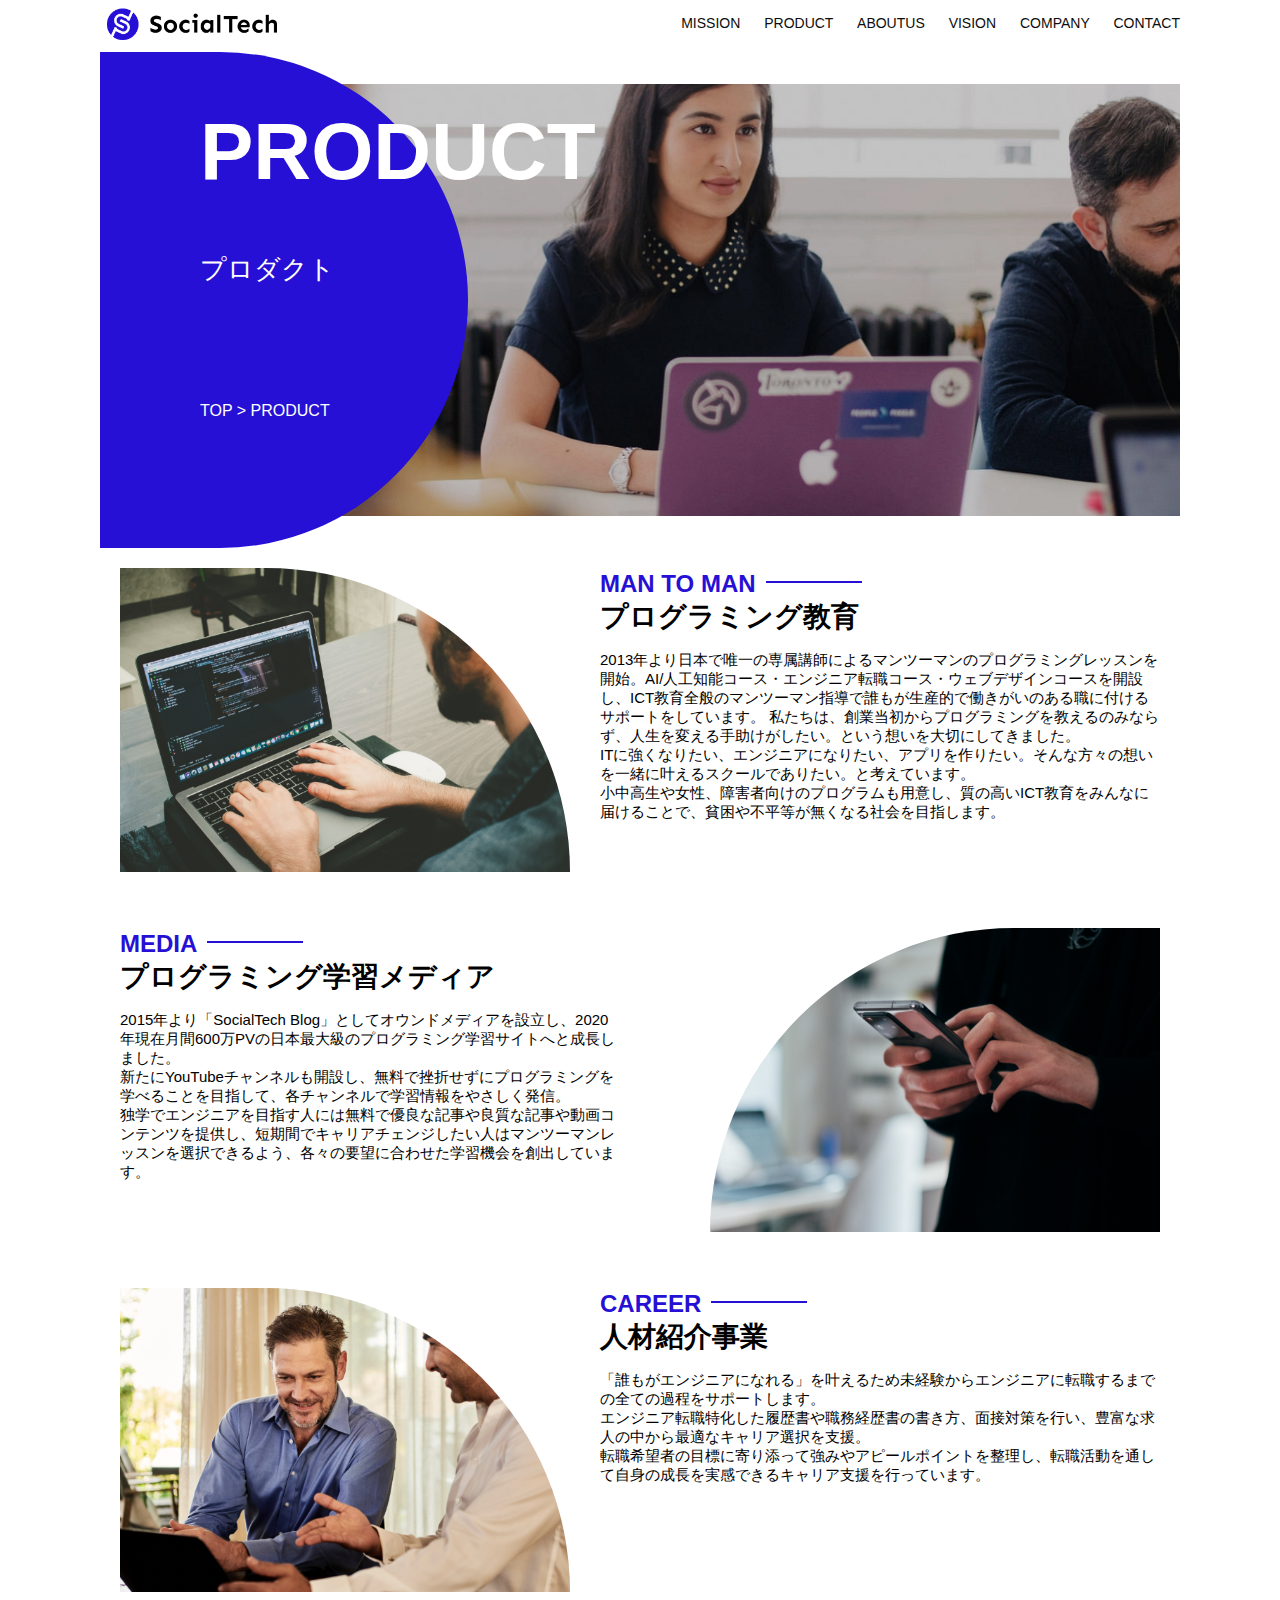
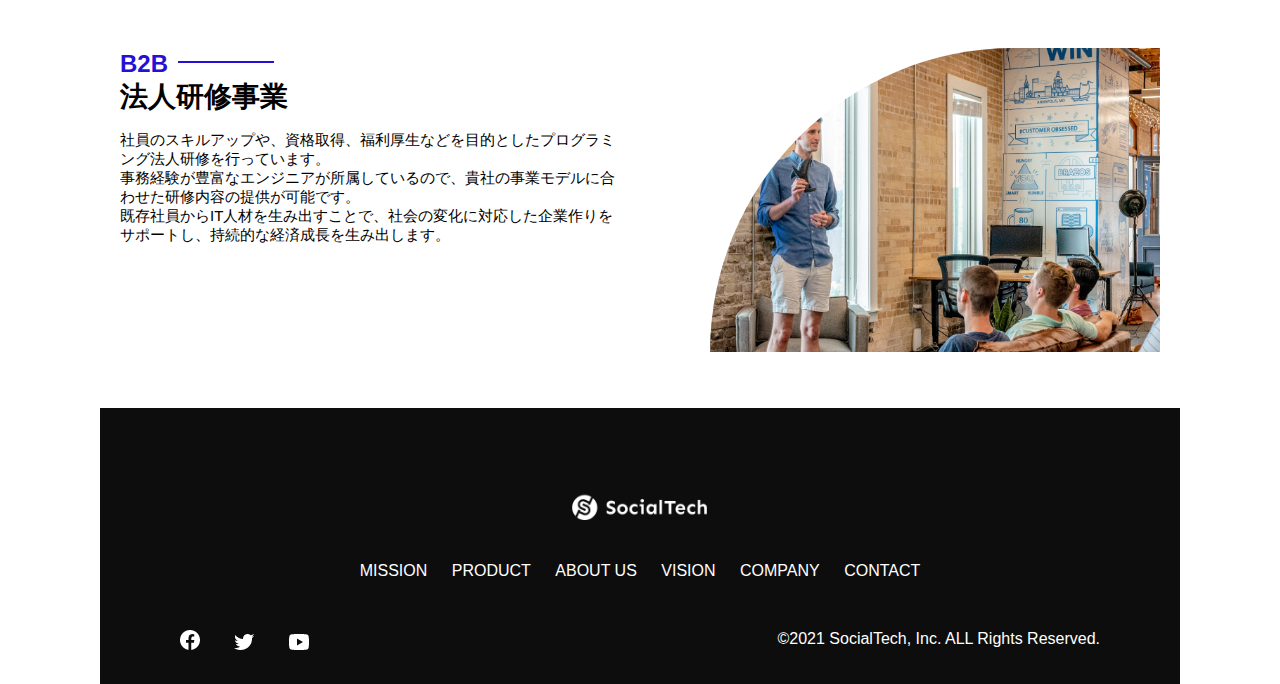
<file: product.html>
<!DOCTYPE html>
<html>
<head>
  <title>SocialTech -PRODUCT プロダクト-</title>
  <meta charset="utf-8">
  <!-- utf-8は一般的に使われている文字コード -->
  <meta name="description" content="SocialTechの4つのプロダクトを紹介します">
  <!-- meta descriptionで設定した説明文は検索結果やSNSでシェアしたときに表示される文章 -->
  <meta name="viewport" content="width=device-width,initial-scale=1.0">
  <!-- 上記はwebページの画面をどのように表示させるか -->
  <link rel="stylesheet" href="style.css">
</head>

<body>
  <!-- ヘッダー -->
  <header>
    <!-- ロゴ -->
    <a href="index.html" id="logo"><img src="images/logo.png" alt="トップページに戻る"></a>
    
    <!-- PC用ナビゲーション -->
    <nav id="nav-pc">
      <a href="mission.html">MISSION</a>
      <a href="product.html"> PRODUCT</a>
      <a href="index.html#aboutus">ABOUTUS</a>
      <A href="index.html#vision">VISION</A>
      <a href="index.html#company">COMPANY</a>
      <a href="index.html#contact">CONTACT</a>
    </nav>
    <!-- スマホ用メニューボタン -->
    <img id="menu-sp" src="images/button-menu.png" alt="ナビゲーションを開く" onclick="document.getElementById('nav-sp').style.display='block'">

    <!-- スマホ用ナビゲーション -->
    <nav id="nav-sp">
      <img id="close" src="images/button-close.png" alt="ナビゲーションを閉じる" onclick="document.getElementById('nav-sp').style.display = 'none'">
      <a id="logo-sp" href="index.html" onclick="document.getElementById('nav-sp').style.display = 'none'"><img
      src="images/logo-sp.png" alt="トップページに戻る"></a>
      <a class="menu" href="mission.html" onclick="document.getElementById('nav-sp').style.display = 'none'">MISSION</a>
      <a class="menu" href="product.html" onclick="document.getElementById('nav-sp').style.display = 'none'">PRODUCT</a>
      <a class="menu" href="index.html#aboutus" onclick="document.getElementById('nav-sp').style.display = 'none'">ABOUT 
      US</a>
      <a class="menu" href="index.html#vision"
      onclick="document.getElementById('nav-sp').style.display = 'none'">VISION</a>
      <a class="menu" href="index.html#company"
      onclick="document.getElementById('nav-sp').style.display = 'none'">COMPANY</a>
      <div id="sns">
        <a href="https://www.facebook.com/sejuku2013"><img src="images/button-facebook.png" alt="Facebookのリンク"></a>
        <a href="https://twitter.com/samuraijuku"><img src="images/button-twitter.png" alt="Twitterのリンク"></a>
        <a href="https://www.youtube.com/channel/UCCFOQO5aDK0xXam4cUQXT8g"><img src="images/button-youtube.png" alt="YouTubeのリンク"></a>
      </div>
    </nav>
  </header>
  <main>
    <article> 

      <section id="product-main">
        <div id="product-title">
          <h1>PRODUCT</h1>
          <span>プロダクト</span>
          <div>TOP > PRODUCT</div>
        </div>
      </section>
      <section class="product-section1">
        <img src="images/product/product-mantoman.png" alt="PCでコードを書く男性">
        <div>
          <h2 class="product-h2">MAN TO MAN</h2>
          <h3 class="product-h3">プログラミング教育</h3>
          <p>
            2013年より日本で唯一の専属講師によるマンツーマンのプログラミングレッスンを開始。AI/人工知能コース・エンジニア転職コース・ウェブデザインコースを開設し、ICT教育全般のマンツーマン指導で誰もが生産的で働きがいのある職に付けるサポートをしています。
            私たちは、創業当初からプログラミングを教えるのみならず、人生を変える手助けがしたい。という想いを大切にしてきました。<br>ITに強くなりたい、エンジニアになりたい、アプリを作りたい。そんな方々の想いを一緒に叶えるスクールでありたい。と考えています。<br>小中高生や女性、障害者向けのプログラムも用意し、質の高いICT教育をみんなに届けることで、貧困や不平等が無くなる社会を目指します。
          </p>
        </div>
      </section>
      <section class="product-section2">
       <div>
        <h2 class="product-h2">MEDIA</h2>
        <h3 class="product-h3">プログラミング学習メディア</h3>
        <p>2015年より「SocialTech Blog」としてオウンドメディアを設立し、2020年現在月間600万PVの日本最大級のプログラミング学習サイトへと成長しました。
          <br>新たにYouTubeチャンネルも開設し、無料で挫折せずにプログラミングを学べることを目指して、各チャンネルで学習情報をやさしく発信。
          <br>独学でエンジニアを目指す人には無料で優良な記事や良質な記事や動画コンテンツを提供し、短期間でキャリアチェンジしたい人はマンツーマンレッスンを選択できるよう、各々の要望に合わせた学習機会を創出しています。
        </p>
        </div>
        <img src="images/product/product-media.png" alt="スマートフォンを操作する人">
      </section>
      <section class="product-section1">
        <img src="images/product/product-career.png" alt="笑顔で話し合う2人の男性">
        <div>
          <h2 class="product-h2">CAREER</h2>
          <h3 class="product-h3">人材紹介事業</h3>
          <p>
            「誰もがエンジニアになれる」を叶えるため未経験からエンジニアに転職するまでの全ての過程をサポートします。
            <br>エンジニア転職特化した履歴書や職務経歴書の書き方、面接対策を行い、豊富な求人の中から最適なキャリア選択を支援。
            <br>転職希望者の目標に寄り添って強みやアピールポイントを整理し、転職活動を通して自身の成長を実感できるキャリア支援を行っています。
            <br>
          </p>
        </div>
      </section>
      <section class="product-section2">
          <div>
            <h2 class="product-h2">B2B</h2>
            <h3 class="product-h3">法人研修事業</h3>
            <p>
              社員のスキルアップや、資格取得、福利厚生などを目的としたプログラミング法人研修を行っています。
              <br>事務経験が豊富なエンジニアが所属しているので、貴社の事業モデルに合わせた研修内容の提供が可能です。
              <br>既存社員からIT人材を生み出すことで、社会の変化に対応した企業作りをサポートし、持続的な経済成長を生み出します。
            </p>
          </div>
          <img src="images/product/product-b2b.png" alt="公演中の男性とそれを聞く人々">
        </section>
    </article> 
      <!-- 仮 -->

    <footer>
      <div id="footer-logo">
        <img src="images/logo-sp.png" alt="SocialTech">
      </div>
      <div id="footer-link">
        <a href="missin.html">MISSION</a>
        <a href="product.html">PRODUCT</a>
        <a href="index.html#aboutus">ABOUT US</a>
        <a href="index.html#vision">VISION</a>
        <a href="index.html#company">COMPANY</a>
       <a href="index.html#contact">CONTACT</a>
      </div>
      <div id="sns-footer">
       <a href="https://www.facebook.com/sejuku2013"><img src="images/button-facebook.png" alt="Facebookのリンク"></a>
       <a href="https://twitter.com/samuraijuku"><img src="images/button-twitter.png" alt="Twitterのリンク"></a>
       <a href="https://www.youtube.com/channel/UCCFOQO5aDK0xXam4cUQXT8g"><img src="images/button-youtube.png" alt="YouTubeのリンク"></a>
          <pan id="copyright">&copy;2021 SocialTech, Inc. ALL Rights Reserved.</pan>
      </div>
    </footer>
  </main>
</body>

</html>
</file>
<file: style.css>
/* PC、スマホ共通スタイル */
body {
  font-family: "Source Sans Pro", "Hiragino Kaku Gothic ProN", Meiryo, Arial, sans-serif;
}

P {
  font-size: 15px;
}

/* ================
PC用のスタイル
================- */
@media screen and (min-width: 768px) {

/* 横幅設定 */
body {
  max-width: 1080px;
  min-width: 960px;
  margin: 0 auto 0 auto;
}

/* ヘッダー */
header {
  display: flex;
  justify-content: space-between;
}

/* ナビゲーションのレイアウト */
#nav-pc {
  text-align: right;
  font-size: 14px;
  padding-top: 15px;
}

/* ナビゲーションのリンクの装飾設定 */
#nav-pc > a {
  text-decoration: none;
  margin-left: 20px;
}
#nav-pc > a:link {
  color: #0d0d0d;
}
#nav-pc > a:visited {
  color: #0d0d0d;
}
#nav-pc > a:hover {
  color: #0d0d0d;
  text-decoration: underline;
}
#nav-pc > a:active {
  color: #0d0d0d;
}

/* スマホ用ナビを非表示 */
#nav-sp,
#menu-sp {
  display: none;
}

/* メインビジュアル */
#main-visual {
  position: relative;
  height: 400px;
}

#main-message {
  position: absolute;
  top: 0;
  left: 0;
  background-color: #2710b5;
  color:#ffffff;
  border-radius: 0 0 476px 0;
  width: 100%;
  height: 100%;
  max-width: 620px;
  z-index: 11;
}

#main-message > h1 {
  font-size: 60px;
  font-weight: bold;
  margin: 100px 0 0 50px;
}

#main-message > p {
  font-size: 28px;
  margin: 0 0 0 50px;
}

#main-visual > img {
  max-width: 620px;
  border-radius: 476px 0 0 0;
  position: absolute;
  top: 0;
  right: 0;
  z-index: 10;
}

/* 見出し */
h2 {
  margin: 40px 0 0 0;
}

h2::after {
  content: url("images/line.png");
  margin-left: 10px
}

h3 {
  font-size: 27px;
}

/* ミッション */
#mission {
  margin: 80px auto 80px auto;
  width: 100%;
}

#mission-flex {
  width: 100%;
  display: flex;
}

#mission-flex > div {
  width: 50%;
  margin: 20px;
}

#mission-photo {
  width: 100%;
}

#s2dgs {
  margin-top: 50px;
}

/* プロダクト */
#product {
  background-color: #fafafa;
  width: 100%;
  margin: 80px 0 80px 0;
  padding: 10px 40px 0 40px;
}

/* 外枠 */
#product > div {
  margin-top: 40px;
  display: flex;
}

/* 左のカラム */
#product-left {
  width: 50%;
  margin: 20px;
}

/* 右のカラム */
#product-right {
  width: 50%;
  margin-left: 20px;
  margin-top: 80px;
}

/* 画像＋説明の枠 */
#product-left > div {
  position: relative;
  height: 480px; 
  margin-right: 20px;
}

#product-right > div {
  position: relative;
  height: 480px;
  margin-left: 20px;
}

/* 画像 */
.product-photo {
  width: 100%;
}

/* 説明文の枠 */
.product-explain {
  background-color: #ffffff;
  position: absolute;
  left: 0;
  top: 280px;
  margin: 0 40px 0 40px;
  padding: 20px;
  box-shadow: 5px 5px 10px rgba(0, 0, 0, 0.05);
}

/* 説明文の英語 */
.product-explain > span {
  color: #2710d5;
  font-weight: bold;
  font-size: 16px;
  margin: 0;
}

/* 説明文の見出し */
.product-explain > h3 {
  margin: 5px 0 5px 0;
}

/* 説明文 */
.product-explain > p {
  margin: 0;
}

/* 「もっとみる」ボタン */
#product-more {
  margin: 0 auto -42px auto;
}

/* ABOUT US */
#aboutus {
  margin: 80px auto 80px auto;
}

/* 3つの組織文化と画像を入れる枠 */
#aboutus > div {
  display: flex;
}

/* 画像 */
.culture-img {
  width: 100%;
  align-self: flex-start;
}

.culture-img2 {
  margin-top: 50px;
  width: 100%;
}

/* 3つの組織文化の表 */
.culture-table {
  max-width: 500px;
  margin-right: 50px;
}

/* 番号 */
.culture-num {
  font-size: 80px;
  color: #2710d5;
  margin: 0 20px 0 0;
}

/* 組織文化英語 */
.culture-en {
  color: #2710d5;
  font-weight: bold;
  font-size: 24px;
  display: block;
}

/* 組織文化日本語 */
.culture-jp {
  font-size: 28px;
  font-weight: bold;
}

/* 説明文 */
.culture-description {
  margin: 0;
}

/* ビジョン */
#vision {
  margin: 80px auto 80px auto;
}

/* セクション内の外枠 */
#vision > div {
  width: 100%;
  display: flex;
  justify-content: space-between;
  flex-wrap: wrap;
}

/* 7つの行動指針の枠 */
.vision-box {
  width: 300px;
  height: 300px;
  margin-bottom: 30px;
  position: relative;
}

.vision-box > img {
  width: 100%;
  height: auto;
  position: absolute;
  top: 0;
  left: 0;
  z-index: 30;
}

.vision-box > span {
  position: absolute;
  top: 0;
  left: 0;
  z-index: 31;
  margin-right: 20px;
}

.vision-box > span > h4 {
  color: #2710d5;
  font-size: 19px;
  margin: 80px 0 0 0;
}

.vision-box > span > h4::first-letter {
font-size: 40px;
}: 

.vision-box > span > h5 {
  font-size: 20px;
  margin: 0 0 0 0;
}

.vision-box > span > p {
  margin: 10px 0 0 0;
}

/* 会社概要 */
#company {
  margin: 80px auto 80px auto;
}

#company-table {
  width: 100%;
}

.tableheader {
  taxt-align: left;
  padding: 20px;
  border-bottom-color: #2710d5;
  border-bottom-width: 1px;
  border-bottom-style: solid;
  width: 100px;
}

.tableheader-first {
  text-align: left;
  padding: 20px;
  border-bottom-color: #2710d5;
  border-bottom-width: 1px;
  border-bottom-style: solid;
  border-top-color: #2710d5;
  border-top-width: 1px;
  border-top-style: solid;

}

.cell {
  padding: 30px;
  border-bottom-color: #ececec;
  border-bottom-width: 1px;
  border-bottom-style: solid;
}

.cell-first {
  padding: 30px;
  border-bottom-color: #ececec;
  border-bottom-width: 1px;
  border-bottom-style: solid;
  border-top-color: #ececec;
  border-top-width: 1px;
  border-top-style: solid;
}

#company > iframe {
  width: 100%;
  height: 368px;
  margin-top: 40px;
}

/* お問い合わせ */
#contact {
  margin: 80px auto 80px auto;
}

/* 外枠 */
#contact > form > div {
  display: flex;
  flex-direction: row;
  flex-wrap: wrap;
  padding-bottom: 30px;
}

/* 左列の見出し */
.contact-heading {
  width: 240px;
  align-self: center;
}

/* 見出しのラベル */
.contact-label {
  font-weight: bold;
}

/* 必須 */
.contact-span {
  color: #ce2222;
  margin: 0 0 0 20px;
  font-weight: bold;
}

/* テキストボックス */
.contact-textbox {
  border-top: 0;
  border-left: 0;
  border-right: 0;
  border-bottom-width: 1px;
  border-bottom-color: #707070;
  border-bottom-style: solid;
  background-color: #fafafa;
  width: 400px;
  height: 56px;
}

/* お問い合わせ内容のテキストエリア */
.contact-textarea {
  border-top: 0;
  border-left: 0;
  border-right: 0;
  border-bottom-width: 1px;
  border-bottom-color: #707070;
  border-bottom-style: solid;
  background-color: #fafafa;
  width: 400px;
  height: 200px;
}

/* 個人情報の取り扱い */
details {
  width: 700px;
}

details > div {
  background-color: #fafafa;
  padding: 20px;
}

details > div > span {
  font-weight: bold;
}

/* フッター */
footer {
  background-color: #0d0d0d;
  text-align: center;
  padding: 80px 80px 30px 80px;
}

#footer-logo {
  margin-bottom: 30px;
}

#footer-link {
  margin-bottom: 50px;
}

#footer-link > a {
  text-decoration: none;
  margin: 10px;
}

#footer-link > a:link {
  color: #ffffff;
}

#footer-link > a:visited {
  color: #ffffff;
}

#footer-link > a:hover {
  color: #ffffff;
  text-decoration: underline;
}

#footer-link > a:active {
  color: #ffffff
}

#sns-footer {
  text-align: left;
  width: 100%;
}

#sns-footer > a {
  margin-right: 30px;
}

#copyright {
  color: #ffffff;
  float: right;
}

/* mission.html用スタイル */
/* ミッションのビジュアル */
#mission-main {
  height: 496px;
  width: 100%;
  background-image: url("images/mission/mission-main.png");
  background-repeat: no-repeat;
  background-position-y: center;
}

#mission-title {
  background-color: #2710d5;
  width: 368px;
  height: 496px;
  border-radius: 0 248px 248px 0;
  position: relative;
}

#mission-title > h1 {
  position: absolute;
  top: 0;
  left: 100px;
  font-size: 80px;
}

#mission-title > span {
  position: absolute;
  top: 200px;
  left: 100px;
  font-size: 26px; 
}

#mission-title > div {
  position: absolute;
  top: 350px;
  left: 100px;
  font-size: 16px;
}

#mission-s2dgs {
  width: 100%;
  margin: 20px;
}

.mission-h2 {
  color: #2710d5;
  font-size: 40px;
}

.mission-h2::after {
  content: none;
}

#mission-5goals {
  margin: 20px;
  display: flex;
}

#mission-5goals > div {
  flex-grow: 1;
  padding: 20px;
}

#mission-5goals > div > div {
  margin-bottom: 40px;
}

.fivegoals-image-right {
  float: right;
  margin: 20px;
}

.fivegoals-image-left {
  float: left;
  margin: 20px;
}

.fivegoals-number {
  color: #2710d5;
  font-size: 48px;
  margin: 0;
}

.fivegoals-h3 {
  font-size: 28px;
  margin: 0;
}

.fivegoals-p {
  margin: 0;
}

/* プロダクトページ */
#product-main {
  height: 496px;
  width: 100%;
  background-image: url("images/product/product-main.png");
  background-repeat: no-repeat;
  background-position-y: center;
}

#product-title {
  background-color: #2710d5;
  width: 368px;
  color: #ffffff;
  height: 496px;
  border-radius: 0 248px 248px 0;
  position: relative;
}

#product-title > h1 {
  position: absolute;
  top: 0;
  left: 100px;
  font-size: 80px;
}

#product-title > span {
  position: absolute;
  top: 200px;
  left: 100px;
  font-size: 26px;
}

  #product-title > div {
    position: absolute;
    top: 350px;
    left: 100px;
    font-size: 16px;
  }

  /* セクション1 */
  .product-section1 {
    position: relative;
    margin: 20px;
    height: 340px;
  }

  .product-section1 > img {
    position: absolute;
    top: 0;
    left: 0;
    width: 450px;
    margin: 0 40px 30px 0;
    border-radius: 0 432px 0 0;
  }

  .product-section1 > div {
    position: absolute;
    top: 0;
    left: 480px;
  }

  .product-section2 {
    position: relative;
    margin: 20px;
    height: 340px;
  }

  .product-section2 > img {
    position: absolute;
    top: 0;
    right: 0;
    width: 450px;
    margin: 0 0 30p 40px;
    border-radius: 432px 0 0 0;
  }

  .product-section2 > div {
    width: 500px;
    position: absolute;
    top: 0;
    left: 0;
  }

  .product-h2 {
    color: #2710d5;
    font-size: 24px;
    margin: 0;
  }

  .product-h3 {
    font-size: 28px;
    margin: 0;
  }


}




/* ===================
スマートフォン用のスタイル
===================== */
@media screen and (max-width: 767px) {
  body {
    min-width: 375px;
    margin: 0;
  }
  
  /* PC用ナビゲーション非表示 */
  #nav-pc {
    display: none;
  }
  
  /* ハンバーガーメニュー */
  #menu-sp {
  float: right;
  padding: 0;  
  }

  /* スマホ用ナビゲーションの表示切替 */
  /* 初期状態、レイアウトと非表示設定 */
  #nav-sp {
    background-color: #2710d5;
    position: absolute;
    left: 0;
    top: 0;
    height: 100%;
    width: 100%;
    display: none;
    z-index: 100;
  }

  /* ×ボタン */
  #close {
    position: absolute;
    top: 20px;
    right: 20px;

  }

  /* ナビゲーションメニュー用ロゴ */
  #logo-sp {
  margin: 80px 0 30px 20px;
  } 

  /* ナビゲーションリンクの装飾設定 */
  #nav-sp > a {
    display: block;
  }

  #nav-sp > a:link {
    color: #ffffff;
  }

  #nav-sp > a:visited {
    color: #ffffff;
  }

  #nav-sp > a:hover {
    color: #ffffff;
    text-decoration: underline;
  }

  #nav-sp > a:active {
    color: #ffffff;
  }

  /* スマホ用ナビを非表示 */
  #nav-sp,
  #menu-sp {
    display: none;
  }

  #nav-sp > .menu {
    text-decoration: none;
    display: block;
    margin: 0 20px 0 20px;
    height: 44px;
    font-size: 16px;
    background-image: url("images/arrow.png");
    background-repeat: no-repeat;
    background-position: right top;
  }

  #sns {
    position: absolute;
    bottom: 20px;
    left: 20px;
  }

  #sns > a {
    margin: 30px;
  }

  /* メインビジュアル */
  #main-visual {
    position: relative;
    height: 470px;
    width: 100%;
    overflow: hidden;
  }

  #main-visual > div {
    position: absolute;
    top: 0;
    left: 0;
    background-color: #2710d5;
    color: white;
    border-radius: 0 0 476px 0;
    text-align: center;
    height: 280px;
    width: 100%;
    z-index: 11;
  }

  #main-visual > div > h1 {
    font-size: 28px;
    margin-top: 90px;
  }

  #main-visual > div > p {
    margin: 0;
  }

  #main-visual > img {
    width: 100%;
    border-radius: 476px 0 0 0;
    z-index: 10;
    position: absolute;
    bottom: 0;
    right: 0;
  }

  /* 見出し */
  h2::after {
    content: url("images/line.png");
    margin-left: 10px;
  }

  h3 {
    font-size: 24px;
    margin: 10px 0 0 0;
  }

  /* ミッション */
  #mission {
    margin: 20px;
  }

  #mission-photo {
    width: 100%;
  }
  #s2dgs {
    width: 100%;

  }

  /* プロダクト */
  #product {
    background-color: #fafafa;
    padding-top: 10px;
  }

  #product h2 {
    margin-left: 20px;
  }

  /* 外側 */
  /* 左右のカラム　スマホでは縦並び */
  #product-left,
  #product-right {
    margin-right: 20px;
    margin-left: 20px;
  }

  /* 画像＋説明の枠 */
  #product-left > div,
  #product-right > div {
    position: relative;
    height: 540px;
  }

  /* 説明文の枠 */
  .product-explain {
    background-color: #ffffff;
    position: absolute;
    left: 0;
    bottom: 50px;
    padding: 20px;
    box-shadow: 5px 5px 10px rgba(0, 0, 0, 0.05);
  }

  .product-explain > span {
    color: #2710d5;
    font-weight: bold;
    font-size: 16px;
    margin: 0;
  }

  .product-explain > h3 {
    margin: 10px 0 10px 0;
  }

  /* 画像 */
  .product-photo {
    width: 100%;
  }

  #product-more > img {
    margin: 0 0 -42px 20px;
  }

  /* ABOUT US */
  #aboutus {
    margin: 80px 20px 80px 20px;
  }

  #aboutus > div {
    display: flex;
    flex-direction: column;
  }

  .culture-table {
    width: 100%;
    padding: 20px;
    order: 2;
  }

  .culture-img {
    width: 100%;
    order: 1;
  }

  .culture-img2 {
    width: 100%;
  }

  .culture-num {
    font-size: 80px;
    color: #2710d5;
  }

  .culture-en {
    color: #2710d5;
    font-weight: bold;
    font-size: 24px;
    display: block;
  }

  .culture-jp {
    display: block;
  }

  .culture-description {
    margin: 0;
  }

  /* ビジョン */
  #vision {
    margin:80px 20px 80px 20px;
  }

  .vision-box {
    width: 300px;
    height: 300px;
    margin-bottom: 30px;
    position: relative;
  }

  .vision-box > img {
    width: 100%;
    height: auto;
    position: absolute;
    top: 0;
    left: 0;
    z-index: 30;
  }

  .vision-box > span {
    position: absolute;
    top: 0;
    left: 0;
    z-index: 31;
    margin-right: 20px;
  }

  .vision-box > span > h4 {
    color: #2710d5;
    font-size: 19px;
    margin: 60px 0 0 0;
  }

  .vision-box > span > h5 {
    font-size: 20px;
    margin: 0 0 0 0;
  }

  .vision-box > span > p {
    margin: 10px 0 0 0;
  }

  /* 会社概要 */
  #company {
    margin: 0 20px 0 20px;
  }

  #company > h3 {
    margin-bottom: 20px;
  }

  #company > table {
    width: 100%;
  }

  .tableheader-first {
    text-align: left;
    padding: 20px;
    border-bottom-color: #2710d5;
    border-bottom-width: 1px;
    border-bottom-style: solid;
    border-top-color: #2710d5;
    border-top-width: 1px;
    border-top-style: solid;
    width: 50px;
  }

  .tableheader {
    text-align: left;
    padding: 20px;
    border-bottom-color: #2710d5;
    border-bottom-width: 1px;
    border-bottom-style: solid;
    width: 50px;
  }

  .cell {
    padding: 20px;
    border-bottom-color: #ececec;
    border-bottom-width: 1px;
    border-bottom-style: solid;
  }

  .cell-first {
    padding: 20px;
    border-bottom-color: #ececec;
    border-bottom-width: 1px;
    border-bottom-style: solid;
    border-top-color: #ececec;
    border-top-width: 1px;
    border-top-style: solid;
  }

  #company > iframe {
    width: 100%;
    height: 240px;
    margin: 40px 0 0 0;
  }

  /* お問い合わせ */
  #contact {
    margin: 80px 20px 80px 20px;
  }

  #contact > h3 {
    margin-bottom: 20px;
  }

  #contact > form > div {
    margin-bottom: 20px;
  }

  .contact-heading {
    margin-bottom: 20px;
  }

  /* ラベル */
  .contact-label {
    font-weight: bold;
  }

  /* 必須 */
  .contact-span {
    color: #ce2222;
    margin: 0 0 0 20px;
    font-weight: bold;
  }

  .contact-textbox {
    height: 56px;
    border-top: 0;
    border-left: 0;
    border-right: 0;
    background-color: #fafafa;
    border-bottom-color: #707070;
    border-bottom-width: 1px;
    border-style: solid;
    min-width: 300px;
    width: 100%;
  }

  .contact-textarea {
    height: 150px;
    border-top: 0;
    border-left: 0;
    border-right: 0;
    background-color: #fafafa;
    width: 100%;
  }

  .radiobutton {
    margin-bottom: 20px;
  }

  .radiobutton + label::after {
    content: "\A";
    white-space: pre;
  }

  /* フッター */
  footer {
    background-color: #0d0d0d;
    padding: 30px 20px 50px 20px;
  }

  #footer-logo {
    margin-bottom: 30p;
  }

  #footer-link {
    margin-bottom: 50px;
  }

  #footer-link > a {
    text-decoration: none;
    margin: 0 20px 30px 0;
    display: block;
    background-image: url("images/arrow.png");
    background-repeat: no-repeat;
    background-position: right top;
  }

  #footer-link > a:link {
    color: #ffffff;
  }

  #footer-link > a:visited {
    color: #ffffff;
  }

  #footer-link > a:hover {
    color: #ffffff;
    text-decoration: underline;
  }

  #footer-link > a:active {
    color: #ffffff;
  }

  #sns-footer { 
    display: block;
    width: 100%;
  }

  #sns-footer > a {
    margin-right: 30px;
  } 

  #copyright {
    font-size: 12px;
    display: block;
    margin-top: 30px;
    color: #ffffff;
  }

  /* mission.html用スタイル */
  /* ミッションのメインビジュアル */
  #mission-main {
    height: 256px;
    width: 100%;
    background-image: url("images/mission/mission-main.png");
    background-repeat: no-repeat;
    background-position-y: center;
    background-size: auto 208px;
  }

  #mission-title {
    background-color: #2710d5;
    width: 136px;
    color: #ffffff;
    height: 256px;
    border-radius: 0 248px 248px 0;
    position: relative;
  }

  #mission-title > h1 {
    position: absolute;
    top: 0;
    left: 20px;
    font-size: 40px;
  }

  #mission-title > span {
    position: absolute;
    top: 110px;
    left: 20px;
    font-size: 18px;
  }

  #mission-title > div {
    position: absolute;
    top: 180px;
    left: 20px;
    font-size: 13px;
  }

  /* ミッションページ　S2DGSの設定 */
  #mission-s2dgs {
    margin: 20px;
  }

  .mission-h2 {
    color: #2710d5;
    font-size: 38px;
    margin: 0px;
  }

  .mission-h2::after {
    content: none;
  }

  #mission-s2dgs > img {
    width: 100%;
  }


  /* ミッションページ　５Goalsの設定 */
  #mission-5goals {
    margin: 20px;
  }

  #mission-5goals > div > div {
    margin-bottom: 40px;
  }

  #s2dgs-image {
    width: 100%;
  }

  .fivegoals-image-right {
    margin: 20px auto 20px auto;
    display: block;
  }

  .fivegoals-image-left {
    margin: 20px auto 20px auto;
    display: block;
  }

  .fivegoals-number {
    color: #2710d5;
    font-size: 48px;
    margin: 0;
  }

  .fivegoals-h3 {
    font-size: 28px;
    margin: 0;
  }

  .fivegoals-p {
    margin: 0;
  }

  /* プロダクトページ */
  #product-main {
    height: 256px;
    width: 100%;
    background-image: url("images/product/product-main.png");
    background-repeat: no-repeat;
    background-position-y: center;
    background-size: auto 208px;
  }

  #product-title {
    background-color: #2710d5;
    width: 136px;
    color: #ffffff;
    height: 256px;
    border-radius: 0 240px 248px 0;
    position: relative;
  }

  #product-title > h1 {
    position: absolute;
    top: 0;
    left: 20px;
    font-size: 40px;
  }

  #product-title > span {
    position: absolute;
    top: 110px;
    left: 20px;
    font-size: 18px;
  }

  #product-title > div {
    position: absolute;
    top: 180px;
    left: 20px;
    font-size: 13px;
  }

  .product-section1 {
    margin: 20px;
  }

  .product-section1 > img {
    width: 100%;
    border-radius: flex;
    flex-direction: column;
  } 

  .product-section2 {
    margin: 20px;
    display: flex;
    flex-direction: column;
  }

  .product-section2 > img {
    order: 1;
    width: 100%;
    border-radius: 300ox 0 0 0;
  }

  .product-section2 > div {
    order: 2;
  }

  .product-h2 {
    color: #2710d5;
    font-size: 24px;
    margin: 0;
  }

  .product-h3 {
    font-size: 28px;
    margin: 0;
  }
}
</file>
